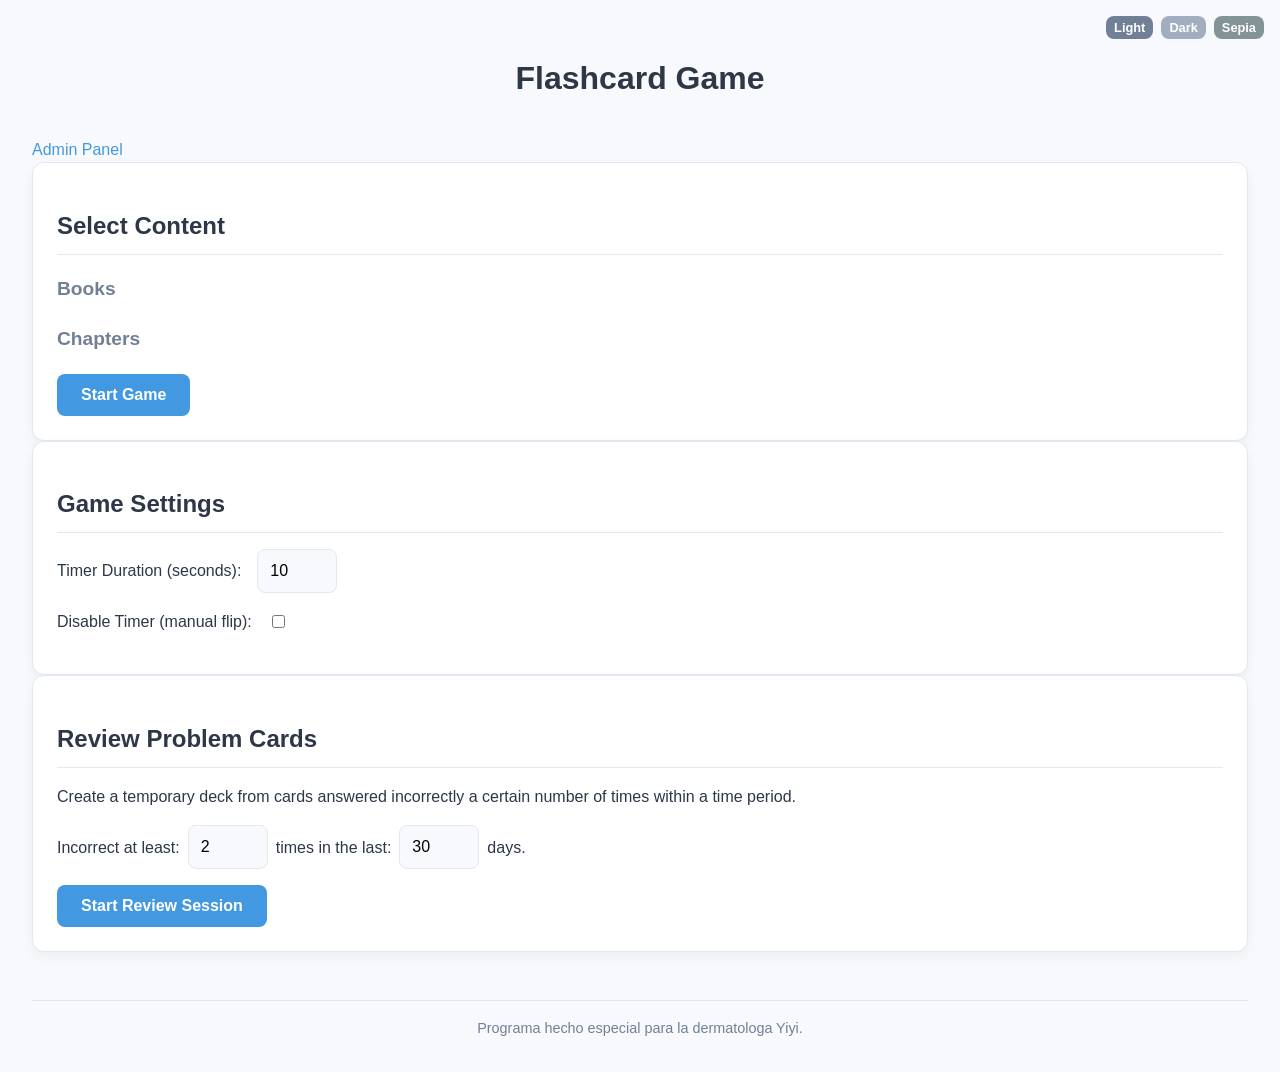
<file: index.html>
<!DOCTYPE html>
<html lang="en">
<head>
    <meta charset="UTF-8">
    <meta name="viewport" content="width=device-width, initial-scale=1.0">
    <title>Flashcard Game</title>
    <link rel="stylesheet" href="static/css/style.css">
    <script src="static/js/theme.js"></script>
</head>
<body>
    <div class="theme-switcher">
        <button data-theme="light">Light</button>
        <button data-theme="dark">Dark</button>
        <button data-theme="sepia">Sepia</button>
    </div>
    <h1>Flashcard Game</h1>
    <a href="admin.html">Admin Panel</a>

    <div id="filter-section">
        <h2>Select Content</h2>
        <h3>Books</h3>
        <div id="book-checkboxes"></div>
        <h3>Chapters</h3>
        <div id="chapter-checkboxes"></div>
        <button id="start-game">Start Game</button>
    </div>

    <div id="settings-section">
        <h2>Game Settings</h2>
        <div class="setting-control">
            <label for="timer-duration">Timer Duration (seconds):</label>
            <input type="number" id="timer-duration" value="10" min="1">
        </div>
        <div class="setting-control">
            <label for="timer-disable">Disable Timer (manual flip):</label>
            <input type="checkbox" id="timer-disable">
        </div>
    </div>

    <div id="review-section">
        <h2>Review Problem Cards</h2>
        <p>Create a temporary deck from cards answered incorrectly a certain number of times within a time period.</p>
        <div class="review-controls">
            <label for="incorrect-threshold">Incorrect at least:</label>
            <input type="number" id="incorrect-threshold" value="2" min="1">
            <label for="review-days">times in the last:</label>
            <input type="number" id="review-days" value="30" min="1">
            <label for="review-days">days.</label>
        </div>
        <button id="start-review-btn">Start Review Session</button>
    </div>

    <div id="game-section" style="display: none;">
        <div id="timer">Time left: <span id="time">10</span>s</div>
        <div id="card-container">
            <div id="card">
                <div class="front"></div>
                <div class="back"></div>
            </div>
        </div>
        <div id="controls">
            <button id="show-answer">Show Answer</button>
            <button id="correct-btn" style="display: none;">Correct</button>
            <button id="incorrect-btn" style="display: none;">Incorrect</button>
            <button id="suspend-btn" style="display: none;">Do not show again</button>
            <button id="important-btn" style="display: none;">Mark as Important</button>
        </div>
        <div id="score">Score: <span id="score-value">0</span></div>
    </div>

    <script src="static/js/data.js"></script>
    <script src="static/js/main.js"></script>

    <footer>
        Programa hecho especial para la dermatologa Yiyi.
    </footer>
</body>
</html>
</file>
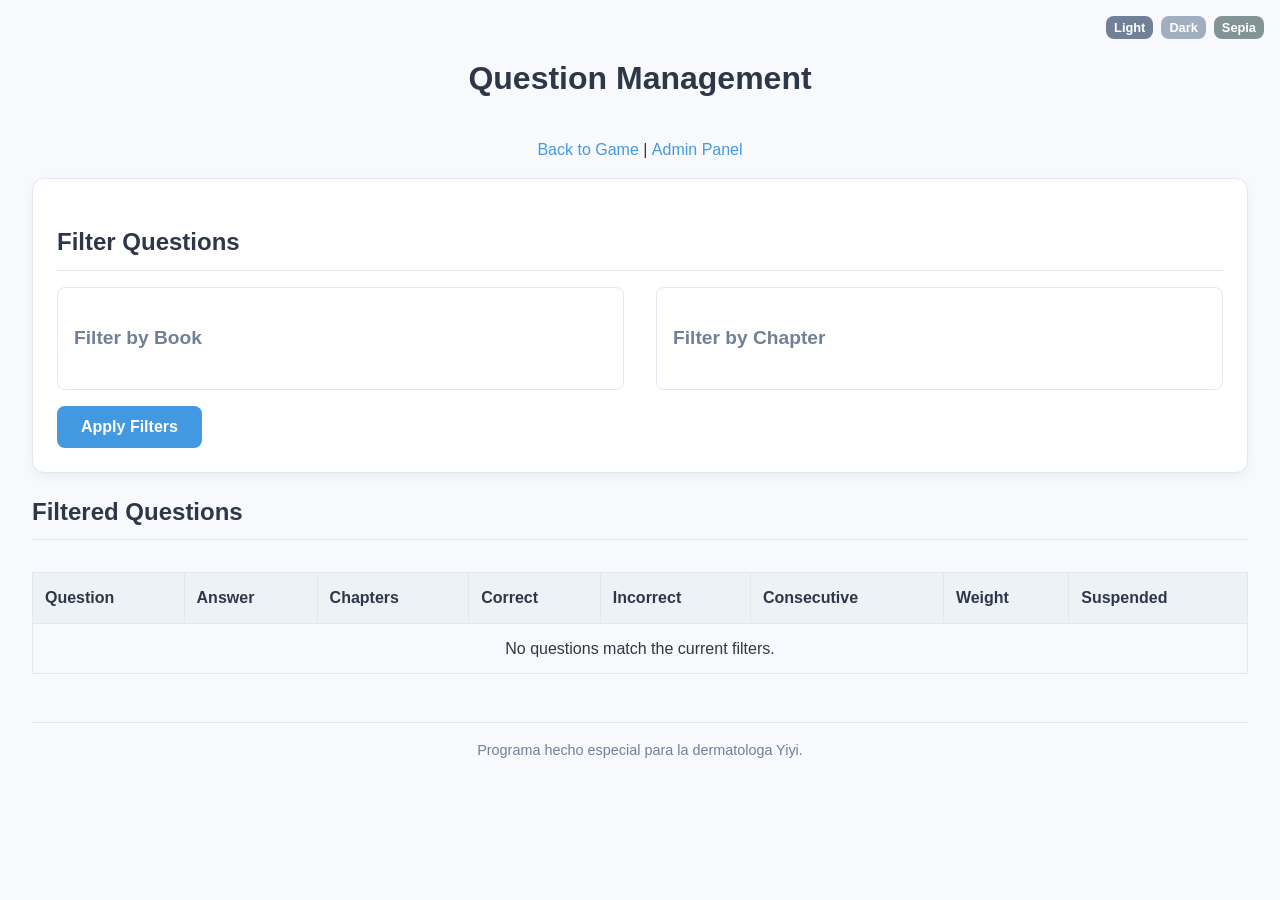
<file: questions.html>
<!DOCTYPE html>
<html lang="en">
<head>
    <meta charset="UTF-8">
    <meta name="viewport" content="width=device-width, initial-scale=1.0">
    <title>Question Management - Flashcard App</title>
    <link rel="stylesheet" href="static/css/style.css">
    <script src="static/js/theme.js"></script>
</head>
<body>
    <div class="theme-switcher">
        <button data-theme="light">Light</button>
        <button data-theme="dark">Dark</button>
        <button data-theme="sepia">Sepia</button>
    </div>
    <h1>Question Management</h1>
    <p style="text-align: center;">
        <a href="index.html">Back to Game</a> |
        <a href="admin.html">Admin Panel</a>
    </p>

    <div id="filter-section">
        <h2>Filter Questions</h2>
        <div class="filter-controls">
            <div class="filter-group">
                <h3>Filter by Book</h3>
                <div id="book-filter-checkboxes"></div>
            </div>
            <div class="filter-group">
                <h3>Filter by Chapter</h3>
                <div id="chapter-filter-checkboxes"></div>
            </div>
        </div>
        <button id="apply-filters-btn">Apply Filters</button>
    </div>

    <div class="results-section">
        <h2>Filtered Questions</h2>
        <div class="table-container">
            <table id="questions-table">
                <thead>
                    <tr>
                        <th>Question</th>
                        <th>Answer</th>
                        <th>Chapters</th>
                        <th>Correct</th>
                        <th>Incorrect</th>
                        <th>Consecutive</th>
                        <th>Weight</th>
                        <th>Suspended</th>
                    </tr>
                </thead>
                <tbody>
                    <!-- Rows will be inserted here by JavaScript -->
                </tbody>
            </table>
        </div>
    </div>

    <script src="static/js/data.js"></script>
    <script src="static/js/questions.js"></script>

    <footer>
        Programa hecho especial para la dermatologa Yiyi.
    </footer>
</body>
</html>
</file>
<file: static/css/style.css>
/* --- A More Modern Design for the Flashcard App --- */

/* 1. Variables and Root Styles */
:root {
    --bg-color: #f7f9fc;
    --panel-bg: #ffffff;
    --text-color: #2d3748; /* Darker gray */
    --subtle-text: #718096;
    --primary-color: #4299e1; /* A nice blue */
    --primary-hover: #2b6cb0;
    --danger-color: #e53e3e; /* Red for delete */
    --danger-hover: #c53030;
    --border-color: #e2e8f0;
    --shadow-color: rgba(0, 0, 0, 0.05);
    --font-family: -apple-system, BlinkMacSystemFont, "Segoe UI", Roboto, Helvetica, Arial, sans-serif;
}

/* 1a. Dark Theme */
[data-theme="dark"] {
    --bg-color: #1a202c;
    --panel-bg: #2d3748;
    --text-color: #e2e8f0;
    --subtle-text: #a0aec0;
    --primary-color: #63b3ed;
    --primary-hover: #90cdf4;
    --border-color: #4a5568;
    --shadow-color: rgba(0, 0, 0, 0.2);
}
[data-theme="dark"] #card .back { background-color: #1a202c; }
[data-theme="dark"] li:hover { background-color: #4a5568; }

/* 1b. Sepia Theme */
[data-theme="sepia"] {
    --bg-color: #f1e7d0;
    --panel-bg: #fdf6e3;
    --text-color: #586e75;
    --subtle-text: #839496;
    --primary-color: #268bd2;
    --primary-hover: #2aa198;
    --danger-color: #dc322f;
    --danger-hover: #cb4b16;
    --border-color: #eee8d5;
    --shadow-color: rgba(0, 0, 0, 0.1);
}
[data-theme="sepia"] #card .back { background-color: #eee8d5; }
[data-theme="sepia"] li:hover { background-color: #eee8d5; }


body {
    font-family: var(--font-family);
    background-color: var(--bg-color);
    color: var(--text-color);
    margin: 0;
    padding: 2rem;
    line-height: 1.6;
}

h1, h2, h3 {
    color: var(--text-color);
    font-weight: 600;
}

h1 { font-size: 2rem; margin-bottom: 2rem; text-align: center; }
h2 { font-size: 1.5rem; border-bottom: 1px solid var(--border-color); padding-bottom: 0.5rem; margin-bottom: 1rem; }
h3 { font-size: 1.2rem; color: var(--subtle-text); }

a {
    color: var(--primary-color);
    text-decoration: none;
    font-weight: 500;
}
a:hover {
    text-decoration: underline;
}

/* 2. Main Layout & Panels */
.admin-container {
    display: flex;
    flex-direction: column;
    gap: 2rem;
    max-width: 900px; /* Constrain width for better readability */
    margin: 0 auto; /* Center the container */
}

.admin-section, #filter-section, #game-section, #review-section, #settings-section {
    background: var(--panel-bg);
    padding: 1.5rem;
    border-radius: 12px;
    box-shadow: 0 4px 12px var(--shadow-color);
    border: 1px solid var(--border-color);
}

.admin-section {
    display: flex;
    flex-direction: column;
}

/* 3. Forms and Controls */
form {
    margin-bottom: 1.5rem;
}

input[type="text"], input[type="number"], textarea, select {
    width: 100%;
    padding: 0.75rem;
    margin-bottom: 1rem;
    border-radius: 8px;
    border: 1px solid var(--border-color);
    font-size: 1rem;
    background-color: var(--bg-color);
    box-sizing: border-box;
    transition: border-color 0.2s, box-shadow 0.2s;
}

input:focus, textarea:focus, select:focus {
    outline: none;
    border-color: var(--primary-color);
    box-shadow: 0 0 0 3px rgba(66, 153, 225, 0.2);
}

button, input[type="submit"] {
    font-family: var(--font-family);
    font-size: 1rem;
    font-weight: 600;
    color: white;
    background-color: var(--primary-color);
    border: none;
    padding: 0.75rem 1.5rem;
    border-radius: 8px;
    cursor: pointer;
    transition: background-color 0.2s, transform 0.1s;
    -webkit-appearance: none;
}

button:hover, input[type="submit"]:hover {
    background-color: var(--primary-hover);
    transform: translateY(-1px);
}

button.danger, button#bulk-delete-btn {
    background-color: var(--danger-color);
}
button.danger:hover, button#bulk-delete-btn:hover {
    background-color: var(--danger-hover);
}

/* 4. Lists (Books, Chapters, Cards) */
.admin-section ul {
    max-height: 300px;
    overflow-y: auto;
    border: 1px solid var(--border-color);
    padding: 0.5rem;
    border-radius: 8px;
    flex-grow: 1; /* For flex layout */
}

li {
    background: var(--panel-bg);
    padding: 0.75rem 1rem;
    margin-bottom: 0.5rem;
    border-radius: 6px;
    border: 1px solid var(--border-color);
    display: flex;
    justify-content: space-between;
    align-items: center;
    transition: background-color 0.2s;
}

li:hover {
    background-color: #f7f9fc;
}

li span {
    flex-grow: 1;
    margin-left: 0.5rem;
}

li button {
    padding: 0.25rem 0.5rem;
    font-size: 0.8rem;
    background-color: #a0aec0; /* Gray */
}
li button:hover {
    background-color: #718096;
}

/* 5. Game-specific Styles */
#card-container {
    perspective: 1000px;
    width: clamp(280px, 90vw, 800px); /* Min width, preferred width, max width */
    margin: 2rem auto;
    aspect-ratio: 16 / 9;
    max-height: 70vh; /* Don't let it be taller than 70% of the screen */
}

#card {
    width: 100%;
    height: 100%;
    position: relative;
    transform-style: preserve-3d;
    transition: transform 0.6s;
}

#card.flipped {
    transform: rotateY(180deg);
}

#card .front, #card .back {
    position: absolute;
    width: 100%;
    height: 100%;
    backface-visibility: hidden;
    display: flex;
    justify-content: center;
    align-items: center;
    border-radius: 12px;
    box-shadow: 0 4px 12px var(--shadow-color);
    border: 1px solid var(--border-color);
    font-size: clamp(1.2rem, 5vmin, 3rem);
    text-align: center;
}

.card-content {
    width: 100%;
    height: 100%;
    padding: 20px;
    box-sizing: border-box;
    overflow-y: auto;
    overflow-wrap: break-word;
}

#card .front {
    background-color: var(--panel-bg);
}

#card .back {
    background-color: #edf2f7;
    transform: rotateY(180deg);
}

#timer {
    text-align: center;
    font-size: 1.2rem;
    font-weight: 600;
    color: var(--subtle-text);
}

#score {
    text-align: center;
    font-size: 1.2rem;
    margin-top: 1rem;
}

/* 6. Utility and Misc */
.d-none {
    display: none;
}

#notification {
    position: fixed;
    top: 20px;
    right: 20px;
    background-color: #38a169; /* Green */
    color: white;
    padding: 1rem;
    border-radius: 8px;
    box-shadow: 0 4px 12px rgba(0,0,0,0.1);
    transition: all 0.5s ease-in-out;
    transform: translateX(120%);
    opacity: 0;
    z-index: 100;
}

#notification.show {
    transform: translateX(0);
    opacity: 1;
}

/* Theme Switcher Styles */
.theme-switcher {
    position: absolute;
    top: 1rem;
    right: 1rem;
    display: flex;
    gap: 0.5rem;
}
.theme-switcher button {
    padding: 0.25rem 0.5rem;
    font-size: 0.8rem;
    background-color: var(--subtle-text);
}

/* Styles for Question Management Page */
.filter-controls {
    display: flex;
    gap: 2rem;
    margin-bottom: 1rem;
}
.filter-group {
    flex: 1;
    border: 1px solid var(--border-color);
    padding: 1rem;
    border-radius: 8px;
    max-height: 200px;
    overflow-y: auto;
}
.filter-group div label {
    display: block;
}
.table-container {
    width: 100%;
    overflow-x: auto;
}
#questions-table {
    width: 100%;
    border-collapse: collapse;
    margin-top: 1rem;
}
#questions-table th, #questions-table td {
    border: 1px solid var(--border-color);
    padding: 0.75rem;
    text-align: left;
    vertical-align: top;
}
#questions-table th {
    background-color: #edf2f7;
    font-weight: 600;
}
#questions-table tbody tr:nth-child(even) {
    background-color: var(--bg-color);
}

.review-controls {
    display: flex;
    align-items: center;
    gap: 0.5rem;
    margin: 1rem 0;
}
.review-controls input[type="number"] {
    width: 80px;
    margin-bottom: 0;
}

/* Footer Styles */
footer {
    text-align: center;
    margin-top: 3rem;
    padding-top: 1rem;
    border-top: 1px solid var(--border-color);
    font-size: 0.9rem;
    color: var(--subtle-text);
}

/* Card Creation Form */
#card-form {
    display: flex;
    flex-wrap: wrap;
    gap: 2rem;
}
.card-form-side {
    flex: 1;
    min-width: 250px;
}
.image-preview {
    max-width: 100%;
    height: auto;
    margin-top: 1rem;
    border: 1px solid var(--border-color);
    border-radius: 8px;
    display: none; /* Hidden by default */
}

.setting-control {
    display: flex;
    align-items: center;
    gap: 1rem;
    margin-bottom: 1rem;
}
.setting-control input[type="number"] {
    width: 80px;
    margin-bottom: 0;
}
</file>
